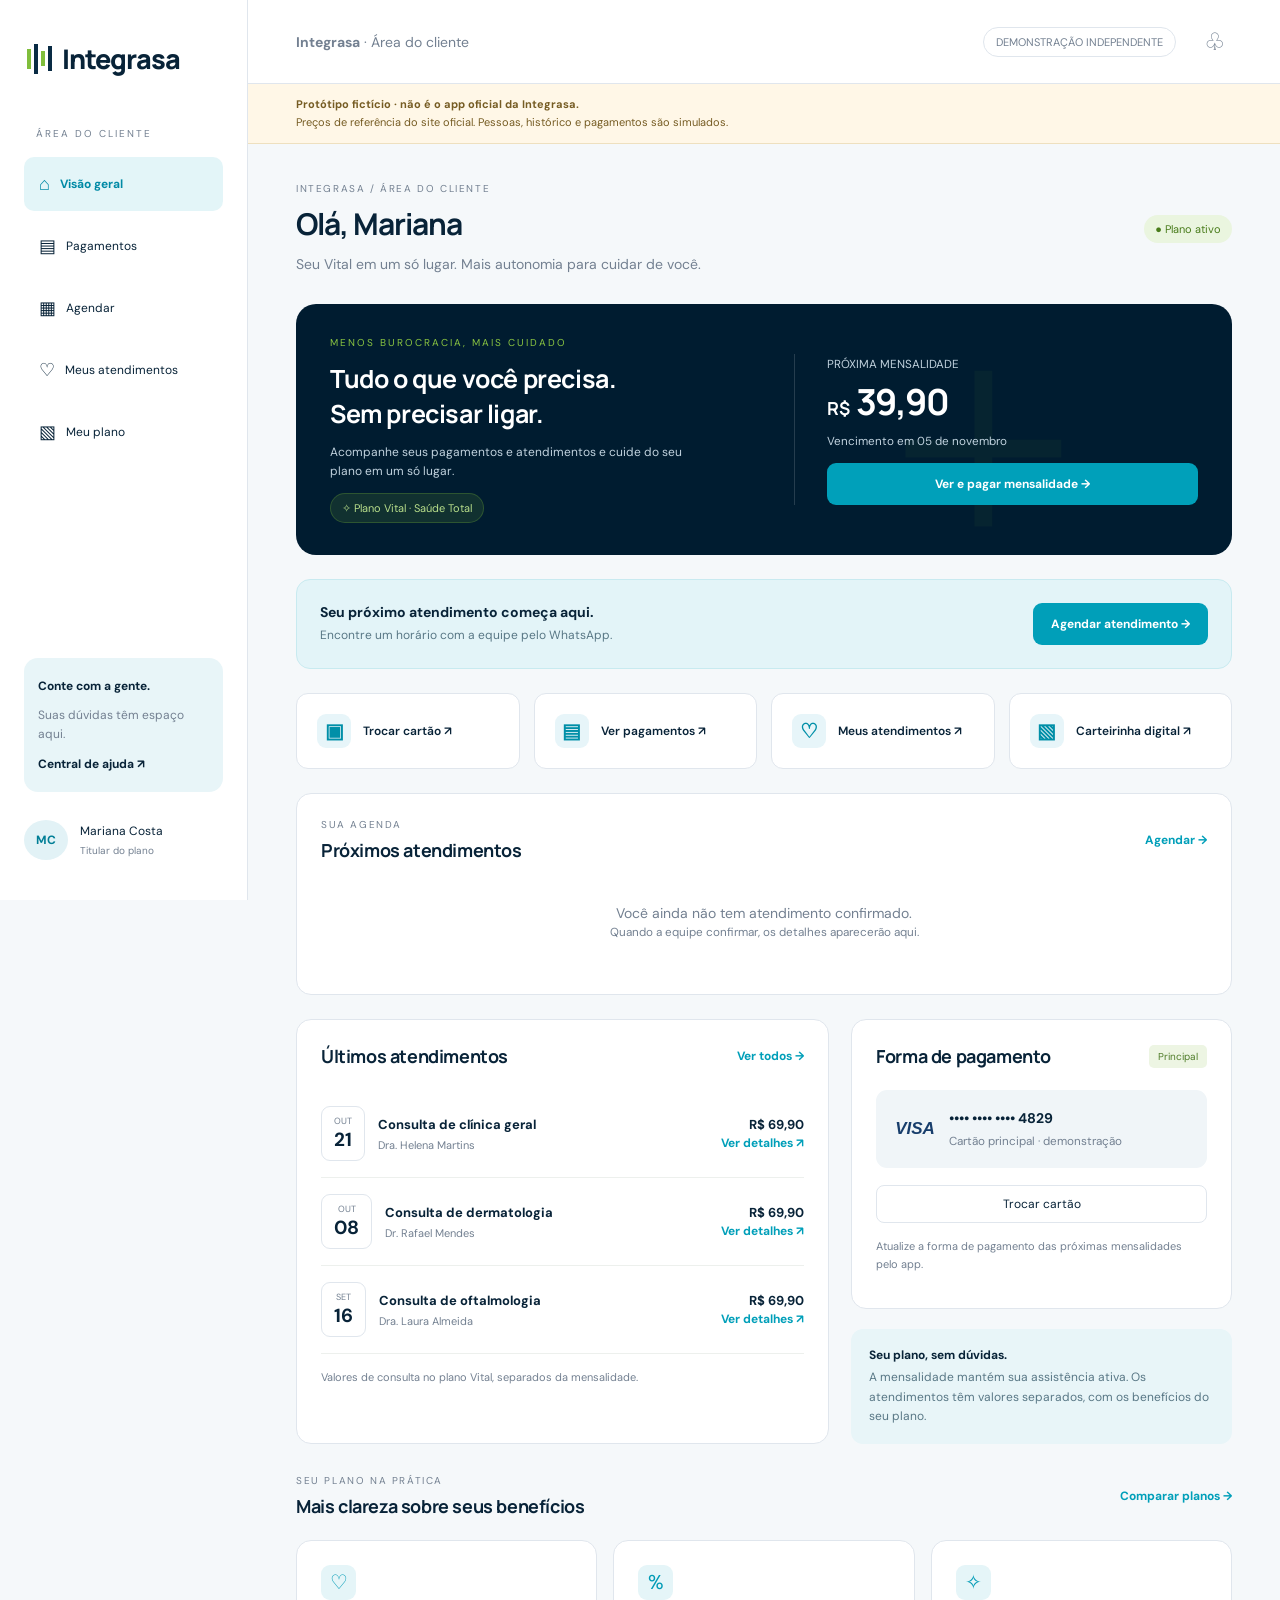
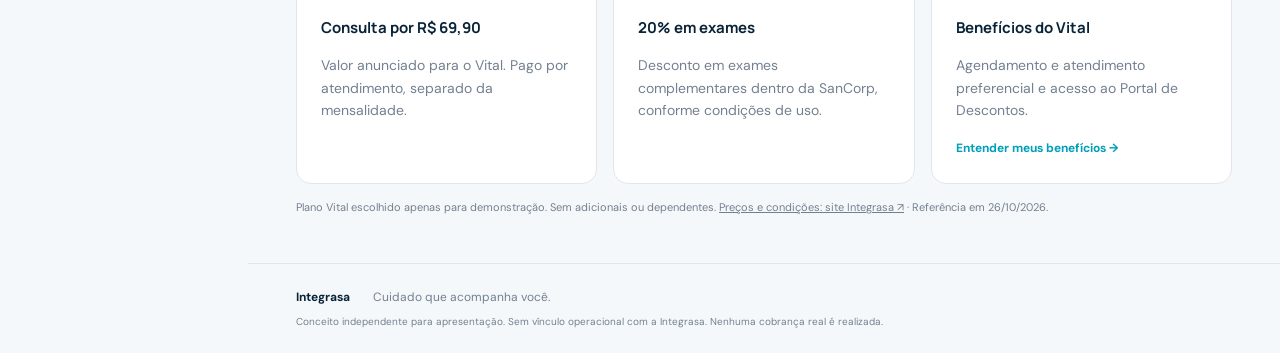
<file: index.html>
<!doctype html>
<html lang="pt-BR"><head><meta charset="utf-8"><meta name="viewport" content="width=device-width,initial-scale=1"><meta name="theme-color" content="#123e3b"><title>Integrasa | Seu cuidado, mais simples</title><link rel="stylesheet" href="style.css"><link rel="stylesheet" href="scheduling.css"></head><body>
<aside><a class="brand" href="#inicio"><span class="brand-icon" aria-hidden="true"><i></i><i></i><i></i><i></i></span> Integrasa</a><p class="eyebrow">ÁREA DO CLIENTE</p><nav><button data-page="inicio" class="active">⌂ <span>Visão geral</span></button><button data-page="pagamentos">▤ <span>Pagamentos</span></button><button data-page="agendar">▦ <span>Agendar</span></button><button data-page="atendimentos">♡ <span>Meus atendimentos</span></button><button data-page="plano">▧ <span>Meu plano</span></button></nav><div class="aside-bottom"><div class="help"><strong>Conte com a gente.</strong><p>Suas dúvidas têm espaço aqui.</p><button data-action="ajuda">Central de ajuda ↗</button></div><div class="profile"><b>MC</b><div>Mariana Costa<small>Titular do plano</small></div></div></div></aside>
<div class="shell"><header><span><strong>Integrasa</strong> · Área do cliente</span><span class="demo">DEMONSTRAÇÃO INDEPENDENTE</span><button aria-label="Ver notificações" data-action="avisos">♧</button></header><div class="prototype-banner"><strong>Protótipo fictício · não é o app oficial da Integrasa.</strong><span>Preços de referência do site oficial. Pessoas, histórico e pagamentos são simulados.</span></div><main id="content"></main><footer>Integrasa <span>Cuidado que acompanha você.</span><small>Conceito independente para apresentação. Sem vínculo operacional com a Integrasa. Nenhuma cobrança real é realizada.</small></footer></div><dialog id="modal"><div id="modal-content"></div></dialog><div id="toast" role="status"></div><script src="app.js"></script><script src="scheduling.js"></script></body></html>
</file>
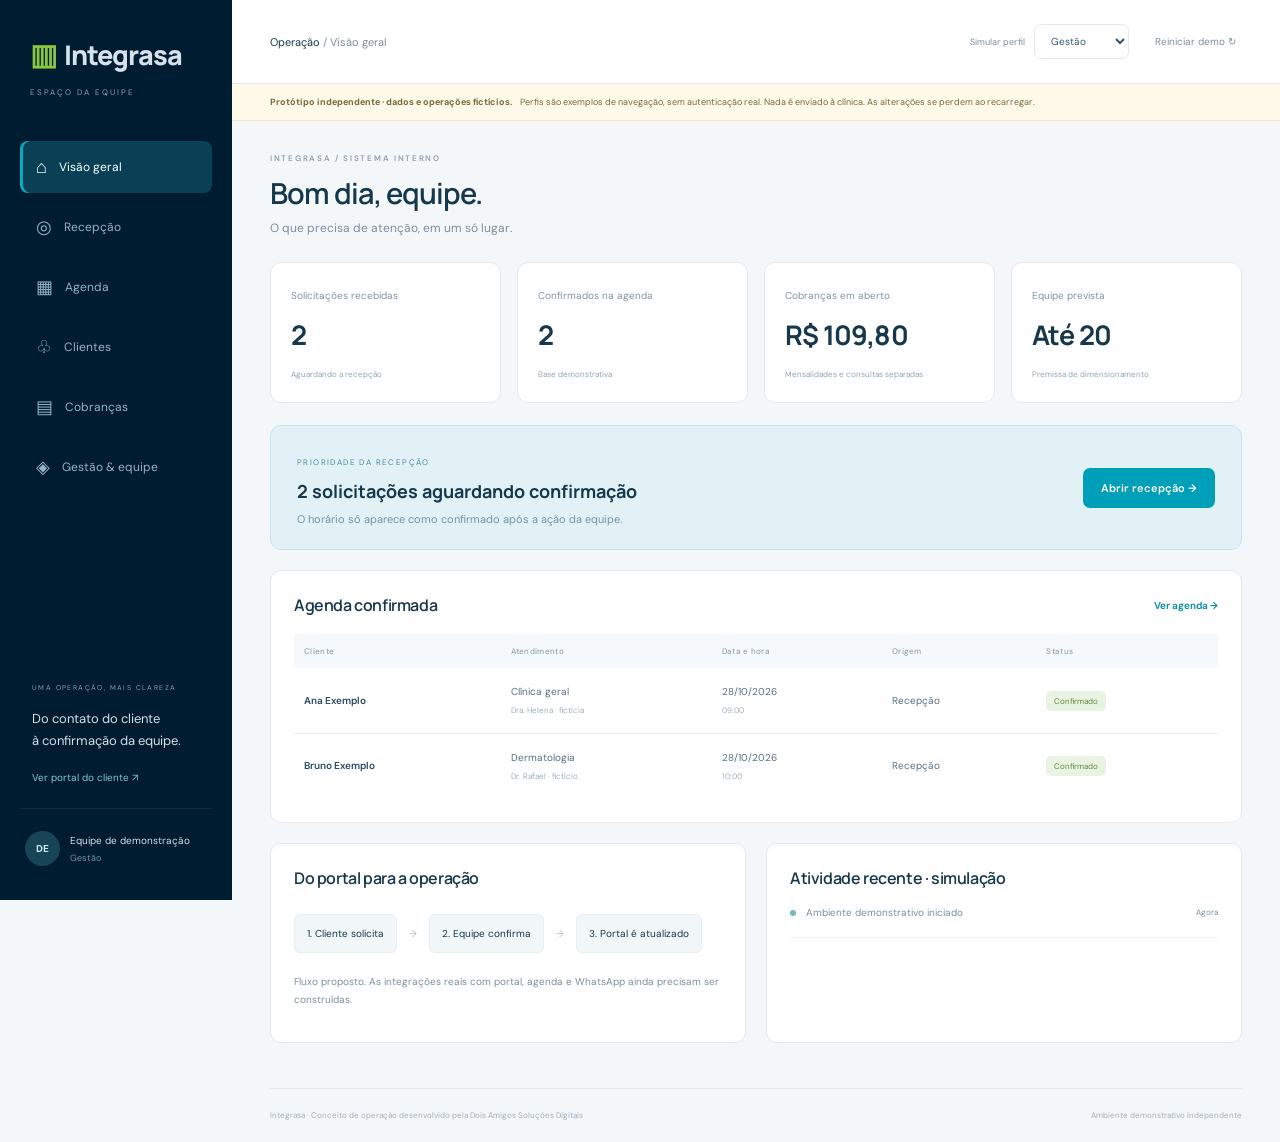
<file: interno.html>
<!doctype html><html lang="pt-BR"><head><meta charset="utf-8"><meta name="viewport" content="width=device-width,initial-scale=1"><meta name="theme-color" content="#001c30"><title>Integrasa | Operação — Demonstração</title><link rel="stylesheet" href="interno.css?v=1"></head><body><div id="root"></div><script src="interno.js?v=1" defer></script></body></html>
</file>
<file: style.css>
@import url('https://fonts.googleapis.com/css2?family=DM+Sans:wght@400;500;600;700&family=Manrope:wght@400;500;600;700;800&display=swap');
:root{--ink:#193b39;--green:#21685b;--muted:#778580;--line:#e3e9e5;--bg:#f5f7f3}*{box-sizing:border-box}body{margin:0;background:var(--bg);color:var(--ink);font:14px 'DM Sans',sans-serif}button,a,input,select{font:inherit}button,a{ -webkit-tap-highlight-color:transparent}button{cursor:pointer}button{border:0;background:none;color:inherit}a{color:inherit;text-decoration:none}aside{width:248px;position:fixed;height:100vh;background:#fff;border-right:1px solid var(--line);padding:40px 24px;display:flex;flex-direction:column}.brand{font:800 31px Manrope,sans-serif;display:flex;align-items:center;gap:8px;letter-spacing:-1.5px}.brand-icon{background:var(--green);color:#d8f2be;border-radius:13px;width:37px;text-align:center;font:700 32px Georgia}.sa{font:600 11px 'DM Sans';letter-spacing:0;align-self:flex-end;margin-bottom:5px}.eyebrow{font-size:10px;letter-spacing:2px;color:var(--muted);margin:49px 12px 15px}nav{display:grid;gap:8px}nav button{display:flex;align-items:center;gap:14px;text-align:left;padding:15px;border-radius:10px;font-size:18px}nav span{font-size:13px}nav .active{background:#eaf2eb;color:#1f6552;font-weight:700}.aside-bottom{margin-top:auto}.help{background:#f4f6f0;border-radius:14px;padding:20px 14px;font-size:12px}.help p{color:var(--muted);line-height:1.6}.help button{padding:0;font-weight:700}.profile{display:flex;gap:12px;align-items:center;margin-top:28px;font-size:12px}.profile b{border-radius:50%;padding:12px;background:#eee8dc}.profile small{display:block;margin-top:5px;color:var(--muted)}.shell{margin-left:248px}header{height:84px;display:flex;align-items:center;padding:0 48px;border-bottom:1px solid var(--line);gap:22px;color:var(--muted);background:#fff}header .demo{margin-left:auto;font-size:11px;border:1px solid var(--line);padding:7px 12px;border-radius:20px}header button{font-size:24px}main{max-width:1260px;margin:auto;padding:38px 48px 30px}h1,h2,h3{font-family:Manrope,sans-serif}h1{font-size:30px;letter-spacing:-1px;margin:8px 0 9px}h2{font-size:18px;letter-spacing:-.4px;margin:0}h3{font-size:15px;margin:0 0 10px}p{line-height:1.6}.muted{color:var(--muted)}.welcome{display:flex;justify-content:space-between;align-items:center;margin-bottom:28px}.welcome p{margin:0;color:var(--muted)}.tag{font-size:11px;color:#287058;background:#e9f3e9;padding:7px 11px;border-radius:20px;display:inline-block}.hero{background:#153f3b;border-radius:20px;color:#fff;padding:32px 34px;display:flex;justify-content:space-between;position:relative;overflow:hidden;gap:24px}.hero:after{content:'+';position:absolute;right:150px;top:-95px;font:300 340px Manrope;color:#ffffff05;pointer-events:none}.hero .eyebrow{margin:0 0 12px;color:#bfd6c6;font-size:10px}.hero h2{font-size:25px;max-width:350px;line-height:1.4}.hero p{color:#bdd0c8;max-width:370px;font-size:12px}.hero-summary{min-width:220px;z-index:1;align-self:center;border-left:1px solid #ffffff25;padding-left:32px}.hero-summary small{color:#bfd6c6}.amount{font:700 36px Manrope;letter-spacing:-1.5px;margin:5px 0}.amount span{font-size:18px;letter-spacing:0}.primary{background:#d5edb5;color:#25483b;border-radius:9px;padding:13px 18px;font-weight:700;font-size:12px}.hero-summary .primary{width:100%;margin-top:14px}.secondary{border:1px solid var(--line);border-radius:8px;padding:10px 14px;font-size:12px;background:#fff}.grid{display:grid;grid-template-columns:1.4fr 1fr;gap:22px;margin-top:24px}.card{background:#fff;border:1px solid var(--line);border-radius:15px;padding:24px}.card-head{display:flex;align-items:center;justify-content:space-between;margin-bottom:22px;gap:10px}.text-btn{color:var(--green);font-size:12px;font-weight:700;padding:0}.quick{display:grid;grid-template-columns:repeat(4,1fr);gap:14px;margin-top:24px}.quick button{background:#fff;border:1px solid var(--line);border-radius:12px;padding:20px;text-align:left;font-size:12px;font-weight:600;display:flex;align-items:center;gap:12px}.quick i{font-style:normal;background:#f0f5e9;color:#486348;width:34px;height:34px;border-radius:9px;display:grid;place-items:center;font-size:20px}.row{display:flex;align-items:center;gap:13px;padding:16px 0;border-bottom:1px solid #edf0ed}.row:last-child{border:0;padding-bottom:0}.row strong{display:block;font-size:13px}.row small{display:block;margin-top:5px;color:var(--muted);font-size:11px}.row .right{margin-left:auto;text-align:right}.date{border:1px solid var(--line);border-radius:9px;padding:8px 12px;text-align:center;color:var(--muted);font-size:9px}.date b{display:block;font-size:19px;color:var(--ink)}.card-display{background:#f3f5f1;border-radius:11px;padding:19px;display:flex;align-items:center;gap:14px;margin:17px 0}.visa{font:bold italic 17px Arial;color:#183e6c}.card-note{font-size:11px;color:var(--muted);margin-top:15px}.info{background:#edf2e7;padding:18px;border-radius:12px;margin-top:20px;font-size:12px}.info p{margin:5px 0 0;color:#72816c}.section-label{font-size:10px;letter-spacing:1.6px;color:var(--muted);margin-bottom:7px}.badge{font-size:10px;background:#edf5ed;color:#377359;padding:5px 9px;border-radius:5px}.badge.pending{background:#fff3dc;color:#946824}.tabs{display:flex;gap:8px;margin:25px 0}.tabs button{padding:10px 16px;border-radius:20px;border:1px solid var(--line)}.tabs .active{color:white;background:var(--green)}.bill{padding:20px;border:1px solid var(--line);border-radius:12px;margin:12px 0;display:flex;align-items:center;gap:15px}.bill .right{margin-left:auto;text-align:right}.bill small{display:block;color:var(--muted);margin-top:7px}.bill .secondary{margin-left:14px}footer{max-width:1160px;margin:5px auto 0;padding:25px 48px;border-top:1px solid var(--line);font-size:12px;font-weight:700}footer span{margin-left:20px;font-weight:400;color:var(--muted)}footer small{display:block;font-weight:400;color:var(--muted);font-size:10px;margin-top:10px}dialog{border:0;border-radius:20px;padding:30px;width:min(460px,92vw);color:var(--ink);box-shadow:0 20px 100px #173a3933}dialog::backdrop{background:#102d2b80}dialog .close{float:right;font-size:22px}dialog h2{margin:8px 0 15px}label{display:block;font-size:12px;margin:18px 0 6px}input,select{width:100%;padding:12px;border:1px solid #ccd8d0;border-radius:8px;background:white;color:var(--ink)}dialog .primary{margin-top:20px;width:100%;background:var(--green);color:#fff}#toast{position:fixed;bottom:30px;left:50%;background:#163e39;color:white;padding:15px 24px;border-radius:10px;display:none;z-index:10}.benefits{display:grid;grid-template-columns:repeat(3,1fr);gap:16px;margin-top:22px}.benefits .card{line-height:1.7}.empty{padding:30px;text-align:center;color:var(--muted)}button:hover{filter:brightness(.96)}button:focus-visible,a:focus-visible{outline:3px solid #a6c87c;outline-offset:3px}
@media(min-width:1500px){main{padding-top:55px}.hero{padding:40px}.quick button{padding:25px}}
@media(max-width:1000px){aside{width:205px;padding:30px 15px}.shell{margin-left:205px}main{padding:28px 24px}header{padding:0 24px}.quick{grid-template-columns:repeat(2,1fr)}.grid{grid-template-columns:1fr}.hero-summary{min-width:200px}.benefits{grid-template-columns:1fr}}
@media(max-width:650px){aside{height:68px;top:auto;bottom:0;width:100%;padding:5px 8px;z-index:5;border-top:1px solid var(--line)}aside>.brand,aside>.eyebrow,.aside-bottom{display:none}nav{display:flex;justify-content:space-around;gap:0}nav button{padding:6px 10px;display:grid;gap:3px;text-align:center;font-size:19px}nav span{font-size:9px}.shell{margin-left:0}header{height:62px;padding:0 20px;font-size:11px;gap:10px}header .demo{font-size:9px;padding:6px}main{padding:25px 18px}h1{font-size:26px}.welcome{align-items:flex-start;gap:12px}.welcome>.tag{font-size:9px;white-space:nowrap;margin-top:15px}.welcome p{font-size:12px}.hero{display:block;padding:25px}.hero h2{font-size:23px}.hero-summary{margin-top:24px;padding:20px 0 0;border-left:0;border-top:1px solid #ffffff25}.quick{gap:10px}.quick button{padding:13px;font-size:11px}.card{padding:20px}.bill{flex-wrap:wrap;padding:16px}.bill .secondary{margin-left:0}.bill .right{margin-left:auto}footer{padding:20px 18px 95px}footer span{font-size:10px;margin-left:10px}#toast{left:18px;right:18px;bottom:85px;font-size:12px}}

/* Visual direction based on the Integrasa reference supplied by the client. */
:root{--ink:#082338;--green:#009fb9;--muted:#738091;--line:#e0e6ed;--bg:#f5f8fa}.brand{font-size:27px;letter-spacing:-1px}.brand-icon{display:flex;align-items:center;justify-content:center;gap:3px;background:none;width:30px;height:32px;border-radius:0}.brand-icon i{display:block;width:4px;background:#80be3c;height:20px}.brand-icon i:nth-child(2){height:30px;background:#092b44}.brand-icon i:nth-child(3){height:15px}.brand-icon i:nth-child(4){height:25px;background:#092b44}nav .active{background:#e3f5f8;color:#008aa6}.hero{background:#001c30}.hero h2{color:#fff}.hero .eyebrow{color:#8ac541}.hero p,.hero-summary small{color:#c0d2de}.primary{background:#009fb9;color:white}.tag{background:#eaf5df;color:#497c1b}.hero .tag{background:#7ebd3422;color:#b9df8b;border:1px solid #7ebd3444}.hero-summary .primary{background:#00a0ba;color:white}.hero:after{color:#7fbe3b0c}.help,.info{background:#e8f5f8}.info p{color:#587785}.quick i{background:#e7f5f9;color:#008fa8}.card-display{background:#f0f5f8}.badge{background:#edf5e3;color:#4f7c29}dialog .primary{background:#009fb9}.prototype-banner{background:#fff7e7;border-bottom:1px solid #eee0bf;padding:12px 48px;color:#765c23;font-size:11px;line-height:1.6}.prototype-banner strong{display:block}.prototype-banner span{display:block}.member-benefits{margin-top:30px}.member-benefits .benefits{margin-top:0}.feature-icon{display:grid;place-items:center;background:#e5f5f8;width:35px;height:35px;border-radius:9px;color:#009bb6;font-size:20px;margin-bottom:15px}.plan-options{display:grid;gap:12px}.plan-option{border:1px solid var(--line);padding:17px;border-radius:12px}.plan-option strong{font-size:24px}.plan-option strong small{font-size:12px;font-weight:400;color:var(--muted)}.plan-option p{font-size:12px;color:var(--muted);margin-bottom:0}.selected-plan{background:#e8f8fb;border-color:#009fb9}.plan-option h3{display:flex;justify-content:space-between}.card-note a{text-decoration:underline}.profile b{background:#e2f2f6;color:#007e96}
@media(max-width:650px){.prototype-banner{padding:10px 18px;font-size:10px}.member-benefits .card-head{align-items:flex-start}.member-benefits h2{font-size:16px}.member-benefits .text-btn{font-size:11px;white-space:nowrap}header .demo{font-size:8px}header{gap:7px}.hero-summary{border-top-color:#ffffff25}}
</file>
<file: scheduling.css>
.schedule-shortcut{display:flex;justify-content:space-between;align-items:center;gap:18px;margin-top:24px;padding:23px;background:#e3f4f8;border:1px solid #c8eaf0;border-radius:14px}.schedule-shortcut p{font-size:12px;color:#587785;margin:5px 0 0}.schedule-shortcut .primary{white-space:nowrap}.upcoming{margin-top:24px}.grid .upcoming{margin-top:0}.steps{display:grid;grid-template-columns:repeat(3,1fr);gap:25px;margin:28px 0}.steps>div{padding:10px 8px}.steps b{display:grid;place-items:center;border-radius:50%;background:#e2f3f7;color:#008aa6;width:30px;height:30px;margin-bottom:12px}.steps p{color:var(--muted);font-size:12px;margin:0}.scheduling-price{align-self:center;padding-left:25px;border-left:1px solid #ffffff25}.scheduling-price p{font-size:12px}.appointment{display:flex;gap:16px;align-items:center;margin-bottom:20px}.appointment p{font-size:12px;color:var(--muted);margin:7px 0 12px}.reset-demo{display:block;margin-top:18px}.whatsapp-link{display:block;text-align:center;margin-top:24px}.upcoming .card-head{margin-bottom:12px}button:disabled{cursor:default;opacity:.5}nav button{gap:10px}nav span{font-size:12px}
@media(max-width:650px){nav button{padding:6px 3px;min-width:0;flex:1}nav span{font-size:8px;white-space:nowrap}.schedule-shortcut{display:block;padding:20px}.schedule-shortcut .primary{margin-top:15px;width:100%}.steps{gap:10px}.steps h3{font-size:12px}.steps p{font-size:11px}.steps>div{padding:0}.scheduling-price{padding:20px 0 0;margin-top:25px;border-left:0;border-top:1px solid #ffffff25}.upcoming .card-head{gap:10px}.upcoming h2{font-size:16px}.upcoming .empty{padding:20px 0;font-size:12px}.appointment strong{font-size:13px}}
</file>
<file: interno.css>
@import url('https://fonts.googleapis.com/css2?family=DM+Sans:wght@400;500;600;700&family=Manrope:wght@400;500;600;700;800&display=swap');
:root{font-family:'DM Sans',sans-serif;color:#15384c;background:#f4f7fa;--navy:#001c30;--cyan:#009fb9;--muted:#7c8e9d;--line:#e2e9ef}*{box-sizing:border-box}body{margin:0}button,input,select{font:inherit}button{cursor:pointer;border:0;background:none;color:inherit}a{color:inherit;text-decoration:none}button:focus-visible,a:focus-visible,input:focus-visible,select:focus-visible{outline:3px solid #8fc84b;outline-offset:3px}.sidebar{position:fixed;inset:0 auto 0 0;width:232px;background:var(--navy);padding:34px 20px;color:#d5e1eb;display:flex;flex-direction:column}.brand{font:800 27px Manrope;letter-spacing:-1px;padding:0 10px}.brand>b{color:#8ac640;font-size:29px;margin-right:4px}.brand small{display:block;font:8px 'DM Sans';letter-spacing:2px;color:#88a2b5;margin-top:13px}.sidebar nav{display:grid;gap:8px;margin-top:44px}.sidebar nav button{text-align:left;padding:14px 16px;font-size:12px;border-radius:8px;display:flex;align-items:center;gap:12px;color:#98b2c5}.sidebar nav button>span{font-size:18px}.sidebar nav button.active{color:#fff;background:#0a4056;box-shadow:inset 3px 0 #06abc2}.side-note{margin-top:auto;padding:22px 12px;border-bottom:1px solid #ffffff12}.side-note>span{font-size:7px;letter-spacing:1.4px;color:#84a0b5}.side-note p{font-size:13px;line-height:1.7;color:#d5e1e8}.side-note a{font-size:10px;color:#81c8d4}.team-user{display:flex;gap:10px;align-items:center;padding:22px 5px 0;font-size:10px}.team-user>b{background:#174557;color:#c9e9f0;border-radius:50%;padding:11px;font-size:10px}.team-user small{display:block;color:#7494a7;font-size:9px;margin-top:5px}.shell{margin-left:232px}header{display:flex;align-items:center;gap:20px;background:white;height:84px;padding:0 38px;border-bottom:1px solid var(--line);font-size:11px}header>div{margin-right:auto}header>div span{color:var(--muted)}header label{font-size:9px;display:flex;align-items:center;gap:9px;color:var(--muted)}select{padding:9px 12px;font-size:10px;border:1px solid var(--line);border-radius:7px;background:white;color:#31566d}.reset{font-size:10px;color:var(--muted)}.demo-banner{font-size:9px;line-height:1.8;color:#7a693a;background:#fff9e9;padding:10px 38px;border-bottom:1px solid #efe4c9}.demo-banner strong{margin-right:6px}main{max-width:1420px;padding:32px 38px 20px;margin:auto}.eyebrow{font-size:8px;letter-spacing:1.7px;color:#8e9fab;font-weight:600}h1,h2{font-family:Manrope,sans-serif}h1{font-size:29px;letter-spacing:-1px;font-weight:600;margin:10px 0 7px}.page-heading>p{font-size:12px;color:var(--muted);margin:0 0 26px}.kpis{display:grid;grid-template-columns:repeat(4,1fr);gap:16px;margin-bottom:22px}.kpis>div{background:white;border:1px solid var(--line);border-radius:11px;padding:20px}.kpis small{font-size:10px;color:#7f94a3}.kpis strong{display:block;font:700 27px Manrope;margin:12px 0 8px;letter-spacing:-.8px}.kpis>div>span{font-size:8px;color:#93a4af}.attention{background:#e1f1f6;border:1px solid #c5e5ed;border-radius:11px;padding:23px 26px;display:flex;align-items:center;justify-content:space-between;gap:20px;margin:20px 0}.attention span{font-size:8px;letter-spacing:1.4px;color:#4a8a9e}.attention h2{font-size:18px;margin:9px 0}.attention p{font-size:11px;color:#7094a3;margin:0}.primary{padding:13px 18px;background:var(--cyan);color:white;border-radius:7px;font-size:11px;font-weight:600;white-space:nowrap}.secondary{padding:11px 15px;border:1px solid #cfdae2;border-radius:7px;background:white;font-size:10px}.card{background:white;border:1px solid var(--line);border-radius:11px;padding:23px;margin:20px 0}.card-head{display:flex;align-items:center;justify-content:space-between;gap:16px;margin-bottom:18px}.card h2{font-size:16px;font-weight:600;letter-spacing:-.4px;margin:0}.card-head>span{font-size:10px;color:var(--muted)}.text-btn{color:#008ba7;font-size:10px;padding:0;font-weight:600}.table-scroll{overflow:auto}table{border-collapse:collapse;width:100%;font-size:10px}th{text-align:left;color:#92a2af;font-size:8px;font-weight:500;letter-spacing:.3px;padding:12px 10px;background:#f6f9fb;white-space:nowrap}td{border-bottom:1px solid #edf1f4;padding:16px 10px;color:#567082;line-height:1.6}td strong{font-weight:600;color:#254a60}td small{display:block;color:#a0aeb8;font-size:8px;margin-top:4px}tr:last-child td{border:0}.status{padding:5px 8px;border-radius:5px;font-size:8px;white-space:nowrap}.green{background:#e9f3e2;color:#658541}.amber{background:#fff2d8;color:#9d7d39}.gray{background:#edf0f3;color:#85929c}.two-col{display:grid;grid-template-columns:1fr 1fr;gap:20px}.two-col>.card{margin-top:0}.flow{display:flex;gap:12px;align-items:center;flex-wrap:wrap;font-size:10px;margin:25px 0 20px}.flow span{background:#f1f6f9;padding:12px;border:1px solid #e7eef3;border-radius:6px}.flow b{color:#b2c3cc;font-weight:400}.muted{color:var(--muted);font-size:10px;line-height:1.8}.event{display:flex;gap:10px;align-items:center;border-bottom:1px solid #edf2f5;padding:16px 0;font-size:10px;color:#76909f;line-height:1.6}.event i{width:6px;height:6px;flex-shrink:0;background:#73b7bf;border-radius:50%}.event>small{margin-left:auto;white-space:nowrap;font-size:8px}.toolbar{display:flex;justify-content:space-between;align-items:center;gap:15px;margin:25px 0 0}.tabs{display:flex;gap:7px;flex-wrap:wrap}.tabs button{border:1px solid var(--line);padding:10px 14px;border-radius:20px;background:white;font-size:10px}.tabs button.active{color:white;background:var(--navy);border-color:var(--navy)}.small-btn{padding:9px 11px;font-size:9px;background:#e3f4f7;color:#008fa7;border-radius:6px;white-space:nowrap}.info{padding:17px 19px;background:#edf4f8;border:1px solid #dcebf1;border-radius:8px;font-size:10px;line-height:1.8;color:#7992a1;margin:18px 0}.field{display:block;font-size:10px;color:#7990a0}.field input{display:block;padding:11px 13px;background:white;color:#375e72;border:1px solid #dbe5ed;border-radius:7px;font-size:11px;min-width:250px;margin-top:7px}.financial{grid-template-columns:repeat(3,1fr)}.kpis .small-value{font-size:21px}.roles>div{display:flex;justify-content:space-between;gap:15px;padding:16px 0;border-bottom:1px solid var(--line);font-size:10px}.roles span{color:var(--muted)}footer{border-top:1px solid var(--line);padding-top:20px;color:#a0aeb7;font-size:8px;display:flex;justify-content:space-between;gap:20px;line-height:1.7;margin-top:25px}.modal-backdrop{position:fixed;inset:0;z-index:10;background:#00182cb3;display:grid;place-items:center;padding:20px;backdrop-filter:blur(3px)}.modal{background:white;border-radius:14px;padding:30px;max-width:460px;width:100%;position:relative;max-height:90vh;overflow:auto}.modal h2{font-size:22px;letter-spacing:-.5px;margin:15px 0}.modal p{font-size:12px;line-height:1.8}.modal .field{margin-top:18px}.modal input{width:100%;min-width:0}.modal .primary{width:100%}.close{position:absolute;right:18px;top:14px;font-size:22px;color:#a0acb2}.error{color:#bb4444!important;font-size:10px!important}.toast{position:fixed;bottom:22px;left:50%;transform:translateX(-50%);max-width:90vw;z-index:15;padding:15px 22px;border-radius:10px;color:white;background:#12445a;box-shadow:0 5px 25px #001b3025;font-size:11px;line-height:1.8}.empty{padding:25px;text-align:center;font-size:11px;color:var(--muted)}
@media(max-width:1100px){.sidebar{width:200px;padding:30px 14px}.shell{margin-left:200px}main{padding:25px}header{padding:0 25px}.demo-banner{padding:10px 25px}.kpis{grid-template-columns:repeat(2,1fr)}.two-col{grid-template-columns:1fr}.attention{padding:20px}.financial{grid-template-columns:repeat(3,1fr)}}
@media(max-width:700px){.sidebar{position:static;width:100%;padding:18px 15px 10px}.brand{font-size:23px;padding:0 5px}.brand small{display:inline-block;font-size:6px;margin-left:13px;margin-top:0;letter-spacing:1px}.sidebar nav{display:flex;overflow:auto;margin-top:18px;gap:6px;padding-bottom:5px}.sidebar nav button{padding:9px 10px;white-space:nowrap;gap:6px;font-size:9px}.sidebar nav button>span{font-size:14px}.sidebar nav button.active{box-shadow:none}.side-note,.team-user{display:none}.shell{margin-left:0}header{height:auto;padding:14px 18px;gap:12px;flex-wrap:wrap}header>div{font-size:9px}header label{font-size:8px;gap:6px}select{font-size:9px;padding:7px}.reset{font-size:8px}.demo-banner{padding:10px 18px;font-size:8px}main{padding:24px 16px}h1{font-size:25px}.page-heading>p{font-size:11px;line-height:1.8;margin-bottom:20px}.eyebrow{font-size:7px}.kpis{gap:10px}.kpis>div{padding:16px}.kpis strong{font-size:23px}.kpis small{font-size:9px}.kpis>div>span{font-size:7px}.attention{display:block;padding:20px}.attention h2{font-size:17px;line-height:1.6}.attention p{font-size:10px;line-height:1.8}.attention .primary{margin-top:17px;width:100%}.card{padding:18px}.card-head h2{font-size:15px}.flow{gap:7px;font-size:9px}.flow span{padding:9px}.toolbar{align-items:flex-start;flex-direction:column}.tabs{gap:5px}.tabs button{font-size:8px;padding:9px 10px}.toolbar>.secondary{width:100%}.field,.field input{width:100%;min-width:0}.toolbar .field{max-width:400px}.info{font-size:9px;padding:15px}.financial{grid-template-columns:1fr 1fr}.financial>div:last-child{grid-column:1/-1}.roles>div{font-size:9px;line-height:1.8}footer{display:block;font-size:7px}footer span{display:block;margin-top:5px}.toast{font-size:10px;bottom:15px;width:calc(100% - 30px)}.modal{padding:25px}.modal .eyebrow{padding-right:20px}}
</file>
